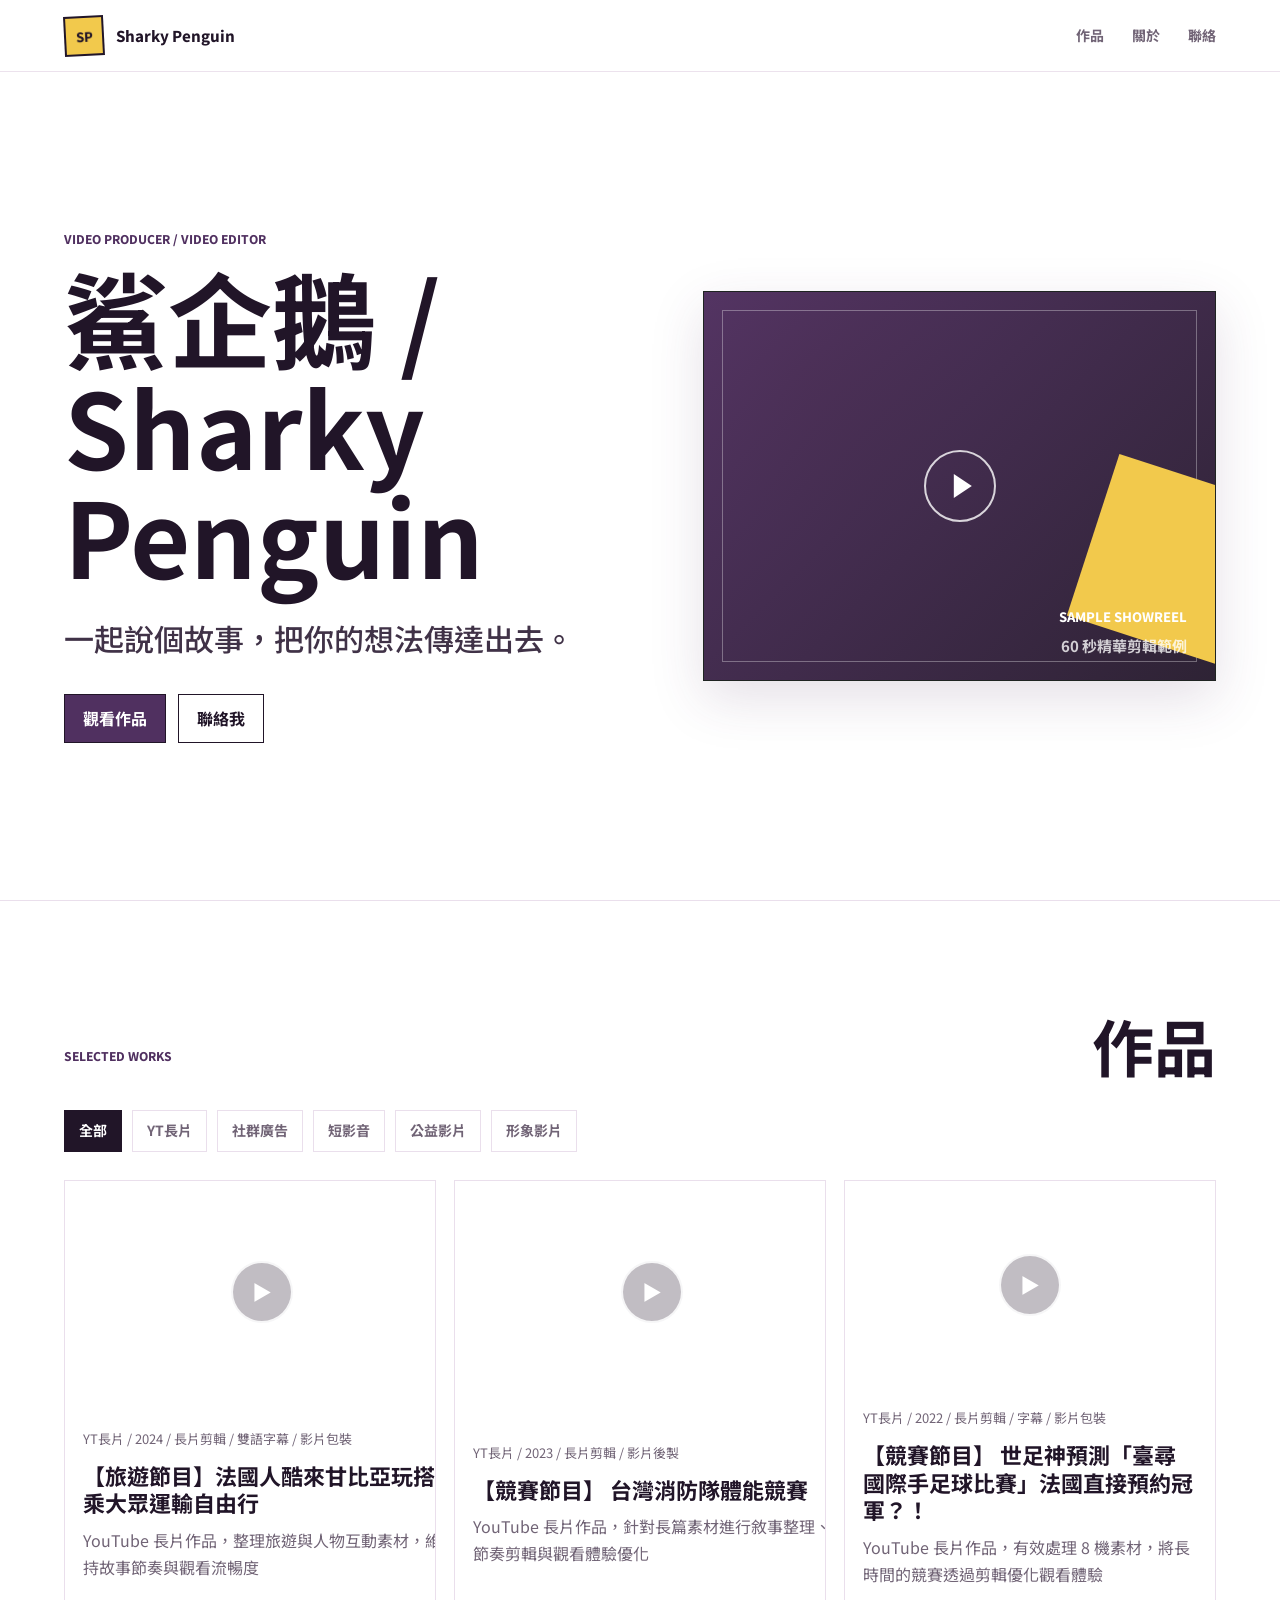
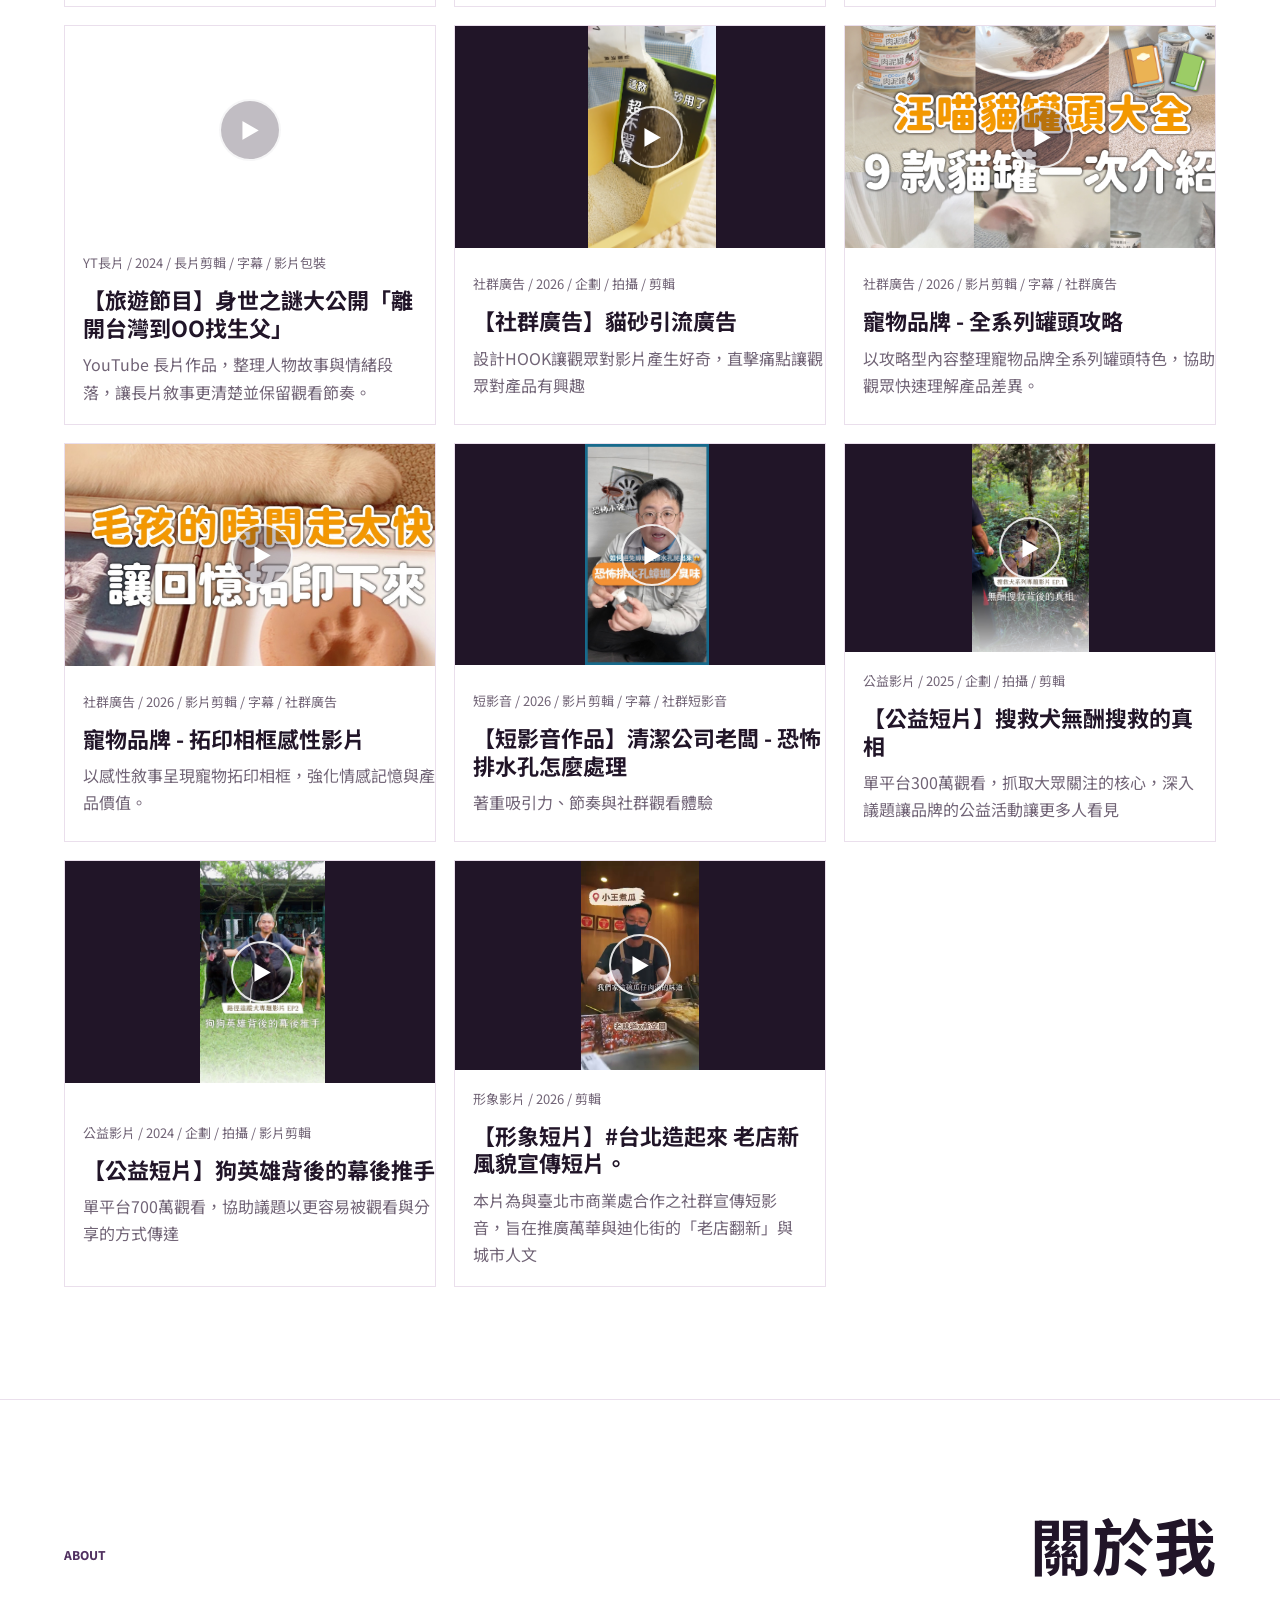
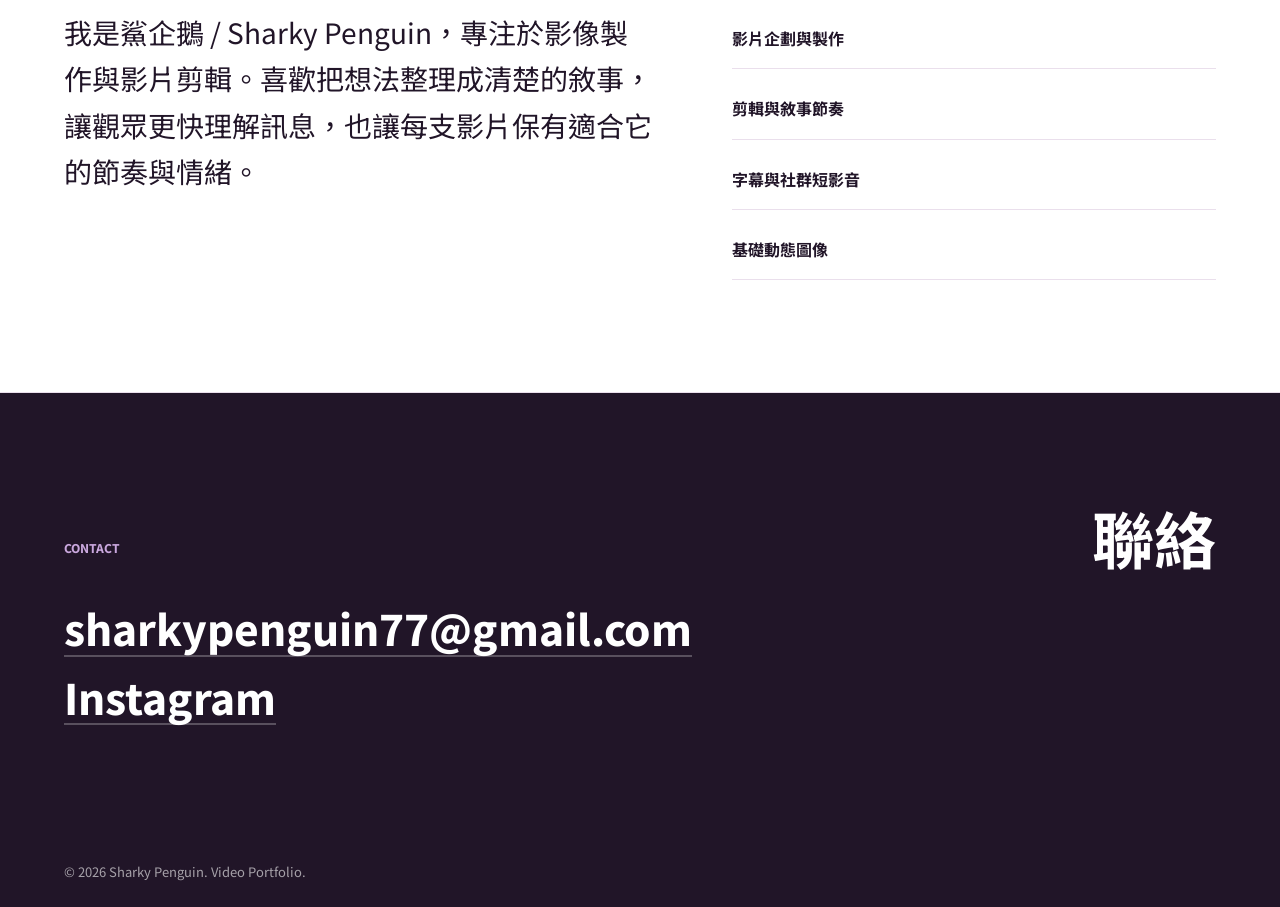
<file: index.html>
<!doctype html>
<html lang="zh-Hant">
  <head>
    <meta charset="UTF-8" />
    <meta name="viewport" content="width=device-width, initial-scale=1.0" />
    <meta
      name="description"
      content="鯊企鵝 / Sharky Penguin 的影片作品集，展示影像製作與剪輯作品。"
    />
    <title>鯊企鵝 / Sharky Penguin Portfolio</title>
    <link rel="stylesheet" href="styles.css" />
  </head>
  <body>
    <header class="site-header">
      <a class="brand" href="#top" aria-label="回到首頁">
        <span class="brand-mark" aria-hidden="true">SP</span>
        <span class="brand-text">Sharky Penguin</span>
      </a>
      <nav class="site-nav" aria-label="主要導覽">
        <a href="#works">作品</a>
        <a href="#about">關於</a>
        <a href="#contact">聯絡</a>
      </nav>
    </header>

    <main id="top">
      <section class="hero" aria-labelledby="hero-title">
        <div class="hero-copy">
          <p class="eyebrow">Video Producer / Video Editor</p>
          <h1 id="hero-title">鯊企鵝 / Sharky Penguin</h1>
          <p class="hero-intro">一起說個故事，把你的想法傳達出去。</p>
          <div class="hero-actions">
            <a class="button primary" href="#works">觀看作品</a>
            <a class="button secondary" href="mailto:sharkypenguin77@gmail.com">聯絡我</a>
          </div>
        </div>

        <div class="showreel-panel" aria-label="Showreel 預留區">
          <div class="reel-frame">
            <div class="play-symbol" aria-hidden="true"></div>
            <div class="reel-copy">
              <span>Sample Showreel</span>
              <p>60 秒精華剪輯範例</p>
            </div>
          </div>
        </div>
      </section>

      <section class="section works-section" id="works" aria-labelledby="works-title">
        <div class="section-heading">
          <p class="eyebrow">Selected Works</p>
          <h2 id="works-title">作品</h2>
        </div>

        <div class="filter-bar" aria-label="作品分類篩選">
          <button class="filter-button active" type="button" data-filter="all">全部</button>
          <button class="filter-button" type="button" data-filter="youtube">YT長片</button>
          <button class="filter-button" type="button" data-filter="social-ad">社群廣告</button>
          <button class="filter-button" type="button" data-filter="short">短影音</button>
          <button class="filter-button" type="button" data-filter="nonprofit">公益影片</button>
          <button class="filter-button" type="button" data-filter="brand">形象影片</button>
        </div>

        <div class="works-grid" id="works-grid"></div>
        <div class="empty-state" id="empty-state">
          <p class="empty-title">作品準備中</p>
          <p>等作品資料加入後會自動顯示</p>
        </div>
      </section>

      <div class="video-modal" id="video-modal" hidden>
        <div class="video-modal-backdrop" data-close-modal></div>
        <div class="video-modal-panel" role="dialog" aria-modal="true" aria-labelledby="video-modal-title">
          <button class="video-modal-close" type="button" aria-label="關閉影片" data-close-modal>×</button>
          <div class="video-frame" id="video-frame"></div>
          <div class="video-modal-info">
            <p class="eyebrow">Now Playing</p>
            <h2 id="video-modal-title">作品影片</h2>
          </div>
        </div>
      </div>

      <section class="section about-section" id="about" aria-labelledby="about-title">
        <div class="section-heading">
          <p class="eyebrow">About</p>
          <h2 id="about-title">關於我</h2>
        </div>
        <div class="about-layout">
          <p>
            我是鯊企鵝 / Sharky Penguin，專注於影像製作與影片剪輯。喜歡把想法整理成清楚的敘事，
            讓觀眾更快理解訊息，也讓每支影片保有適合它的節奏與情緒。
          </p>
          <ul class="skill-list" aria-label="服務項目">
            <li>影片企劃與製作</li>
            <li>剪輯與敘事節奏</li>
            <li>字幕與社群短影音</li>
            <li>基礎動態圖像</li>
          </ul>
        </div>
      </section>

      <section class="section contact-section" id="contact" aria-labelledby="contact-title">
        <div class="section-heading">
          <p class="eyebrow">Contact</p>
          <h2 id="contact-title">聯絡</h2>
        </div>
        <div class="contact-links">
          <a href="mailto:sharkypenguin77@gmail.com">sharkypenguin77@gmail.com</a>
          <a href="https://www.instagram.com/sharky_penguin/" target="_blank" rel="noreferrer">
            Instagram
          </a>
        </div>
      </section>
    </main>

    <footer class="site-footer">
      <p>© <span id="year"></span> Sharky Penguin. Video Portfolio.</p>
    </footer>

    <script src="works.js"></script>
    <script src="script.js"></script>
  </body>
</html>
</file>
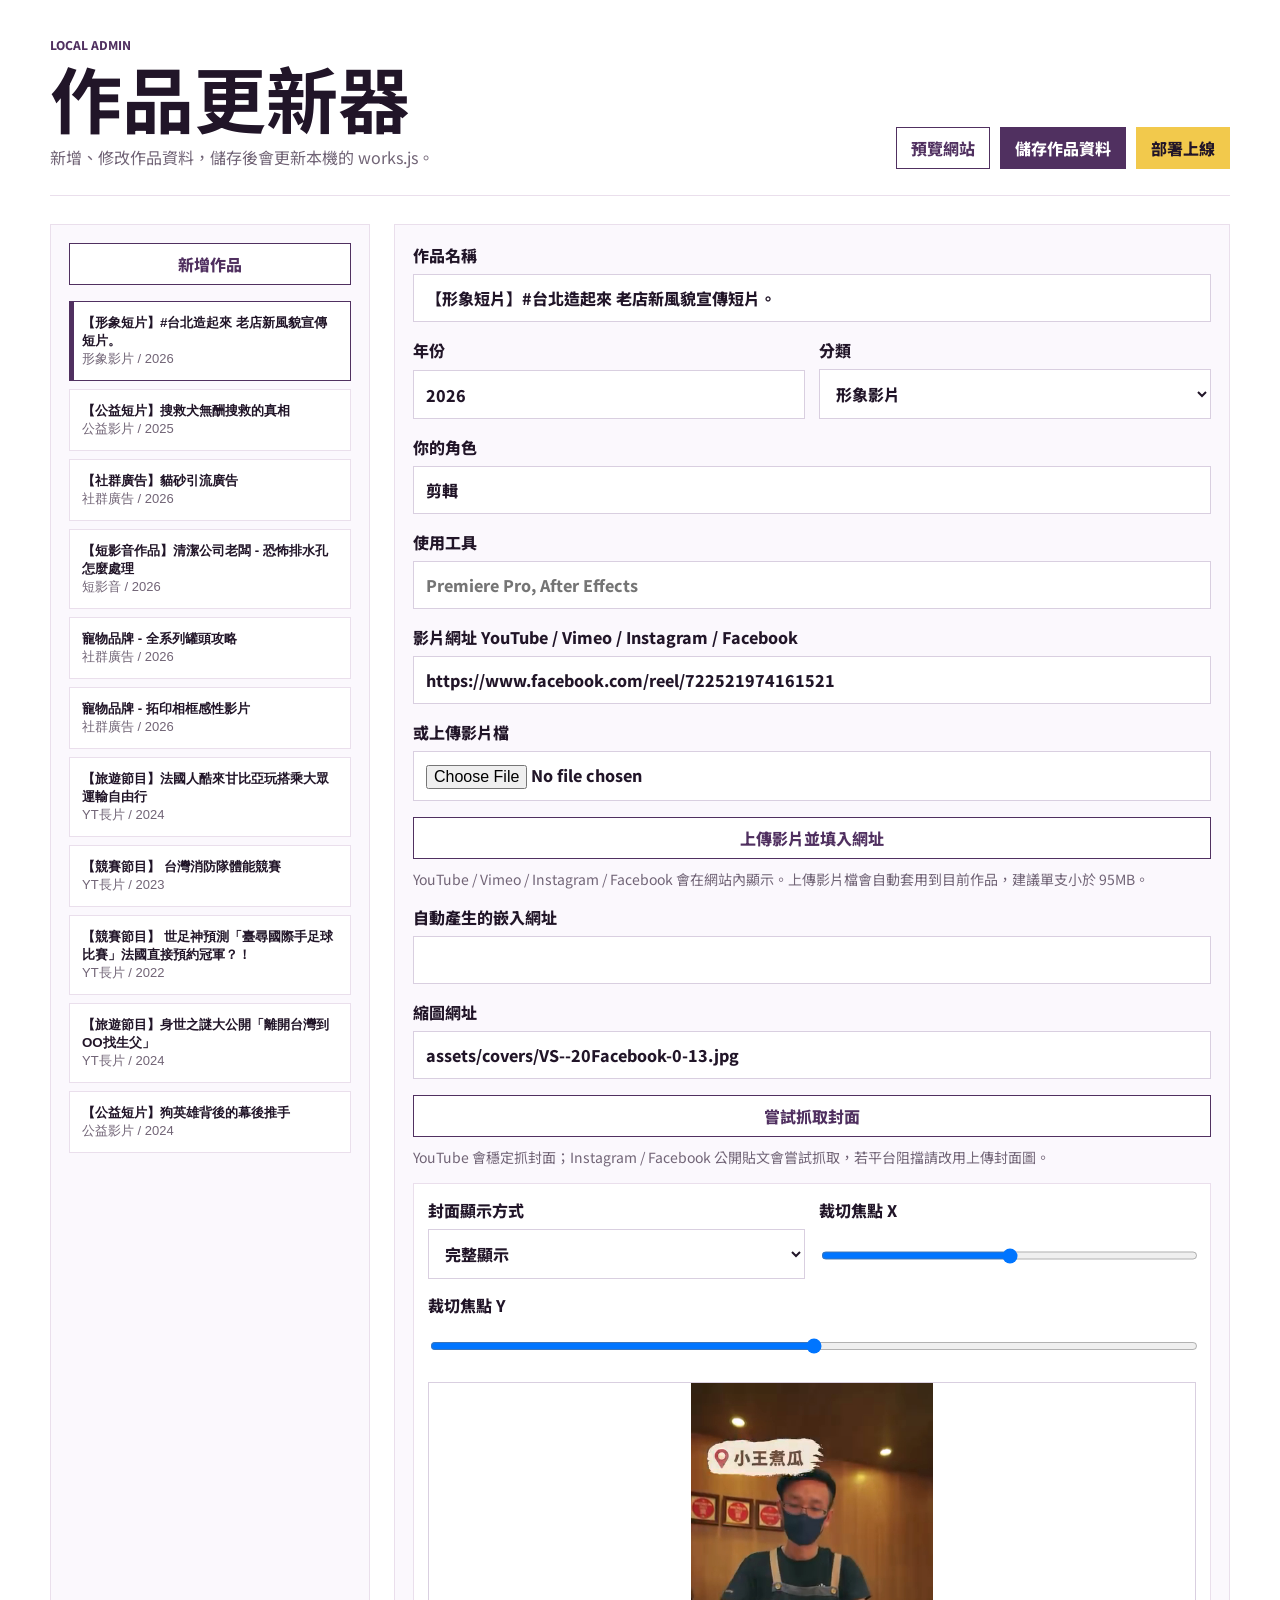
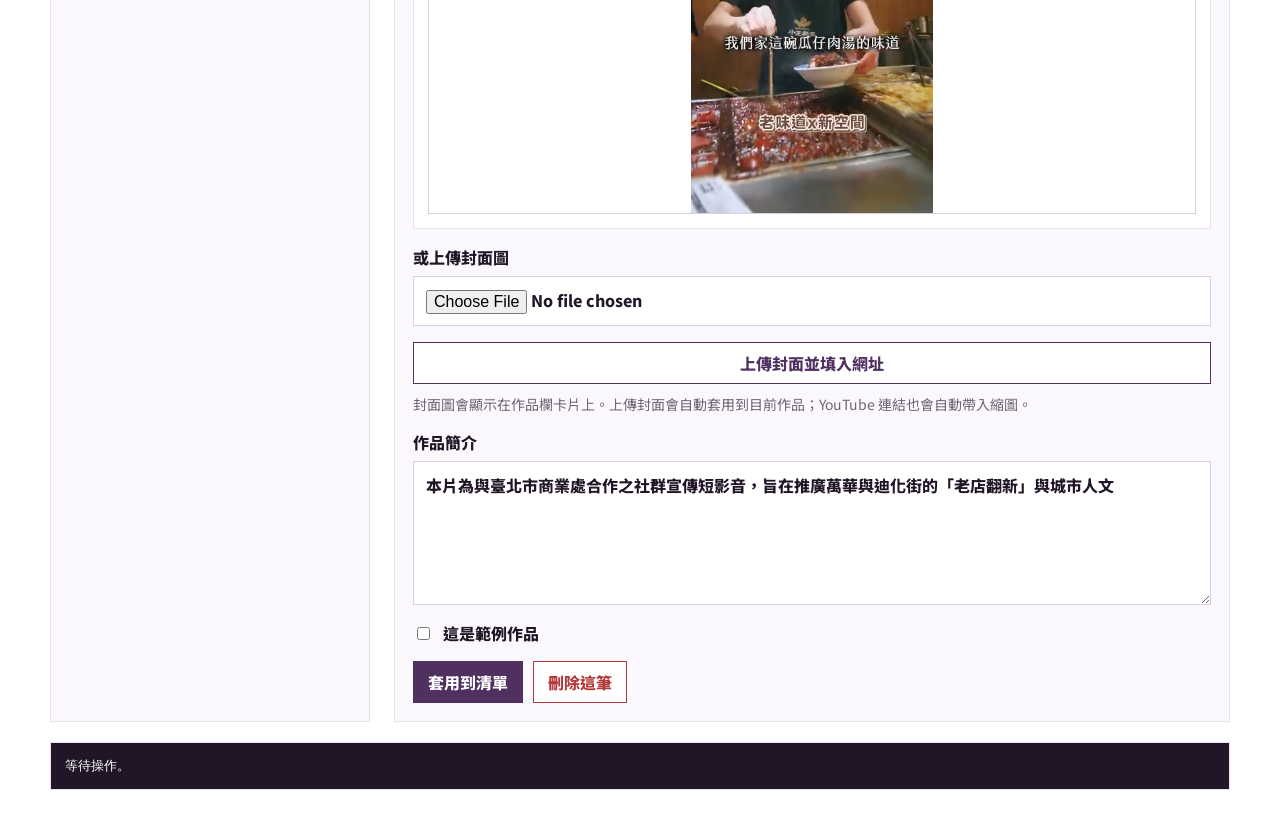
<file: admin.html>
<!doctype html>
<html lang="zh-Hant">
  <head>
    <meta charset="UTF-8" />
    <meta name="viewport" content="width=device-width, initial-scale=1.0" />
    <title>Sharky Penguin Portfolio Admin</title>
    <link rel="stylesheet" href="admin.css" />
  </head>
  <body>
    <main class="admin-shell">
      <section class="admin-header">
        <div>
          <p class="eyebrow">Local Admin</p>
          <h1>作品更新器</h1>
          <p>新增、修改作品資料，儲存後會更新本機的 works.js。</p>
        </div>
        <div class="admin-actions">
          <a class="button secondary" href="/index.html#works" target="_blank">預覽網站</a>
          <button class="button primary" type="button" id="save-button">儲存作品資料</button>
          <button class="button deploy" type="button" id="deploy-button">部署上線</button>
        </div>
      </section>

      <section class="admin-layout">
        <aside class="works-list" aria-label="作品清單">
          <button class="button full" type="button" id="new-button">新增作品</button>
          <div id="work-list"></div>
        </aside>

        <form class="editor" id="work-form">
          <label>
            作品名稱
            <input name="title" required />
          </label>

          <div class="field-row">
            <label>
              年份
              <input name="year" required />
            </label>
            <label>
              分類
              <select name="category" required>
                <option value="brand">形象影片</option>
                <option value="short">短影音</option>
                <option value="social-ad">社群廣告</option>
                <option value="youtube">YT長片</option>
                <option value="nonprofit">公益影片</option>
              </select>
            </label>
          </div>

          <label>
            你的角色
            <input name="role" placeholder="剪輯 / 字幕 / 調色" />
          </label>

          <label>
            使用工具
            <input name="tools" placeholder="Premiere Pro, After Effects" />
          </label>

          <label>
            影片網址 YouTube / Vimeo / Instagram / Facebook
            <input name="videoUrl" placeholder="貼上 YouTube、Vimeo、IG 或 Facebook 影片網址" />
          </label>

          <label>
            或上傳影片檔
            <input name="videoFile" type="file" accept="video/mp4,video/webm,video/quicktime,video/x-m4v" />
          </label>

          <button class="button secondary" type="button" id="upload-video-button">上傳影片並填入網址</button>
          <p class="hint">YouTube / Vimeo / Instagram / Facebook 會在網站內顯示。上傳影片檔會自動套用到目前作品，建議單支小於 95MB。</p>

          <label>
            自動產生的嵌入網址
            <input name="embedUrl" readonly />
          </label>

          <label>
            縮圖網址
            <input name="thumbnailUrl" placeholder="可先留空" />
          </label>

          <button class="button secondary" type="button" id="fetch-cover-button">嘗試抓取封面</button>
          <p class="hint">YouTube 會穩定抓封面；Instagram / Facebook 公開貼文會嘗試抓取，若平台阻擋請改用上傳封面圖。</p>

          <div class="thumbnail-tools">
            <div class="field-row">
              <label>
                封面顯示方式
                <select name="thumbnailFit">
                  <option value="cover">滿版裁切</option>
                  <option value="contain">完整顯示</option>
                </select>
              </label>
              <label>
                裁切焦點 X
                <input name="thumbnailPositionX" type="range" min="0" max="100" step="1" />
              </label>
            </div>
            <label>
              裁切焦點 Y
              <input name="thumbnailPositionY" type="range" min="0" max="100" step="1" />
            </label>
            <div class="thumbnail-preview" id="thumbnail-preview" aria-label="封面預覽">
              <span>封面預覽</span>
            </div>
          </div>

          <label>
            或上傳封面圖
            <input name="coverFile" type="file" accept="image/jpeg,image/png,image/webp,image/gif" />
          </label>

          <button class="button secondary" type="button" id="upload-cover-button">上傳封面並填入網址</button>
          <p class="hint">封面圖會顯示在作品欄卡片上。上傳封面會自動套用到目前作品；YouTube 連結也會自動帶入縮圖。</p>

          <label>
            作品簡介
            <textarea name="description" rows="5"></textarea>
          </label>

          <label class="checkbox-line">
            <input name="isSample" type="checkbox" />
            這是範例作品
          </label>

          <div class="editor-actions">
            <button class="button primary" type="submit">套用到清單</button>
            <button class="button danger" type="button" id="delete-button">刪除這筆</button>
          </div>
        </form>
      </section>

      <pre class="status" id="status">等待操作。</pre>
    </main>

    <script src="works.js"></script>
    <script src="admin.js"></script>
  </body>
</html>
</file>
<file: styles.css>
@import url("https://fonts.googleapis.com/css2?family=Noto+Sans+TC:wght@400;500;700;800&display=swap");

:root {
  --bg: #ffffff;
  --surface: #ffffff;
  --ink: #211528;
  --muted: #716476;
  --line: #eadfec;
  --accent: #503060;
  --accent-dark: #33203f;
  --lavender: #f7f1fa;
  --lilac: #c9a7dd;
  --gold: #f2c94c;
  --gold-soft: #fff5cf;
  --shadow: 0 18px 50px rgba(80, 48, 96, 0.15);
}

* {
  box-sizing: border-box;
}

html {
  scroll-behavior: smooth;
}

body {
  margin: 0;
  background: var(--bg);
  color: var(--ink);
  font-family:
    "Noto Sans TC",
    "Microsoft JhengHei",
    "PingFang TC",
    system-ui,
    sans-serif;
  line-height: 1.7;
}

a {
  color: inherit;
  text-decoration: none;
}

.site-header {
  position: sticky;
  top: 0;
  z-index: 10;
  display: flex;
  align-items: center;
  justify-content: space-between;
  gap: 24px;
  min-height: 72px;
  padding: 14px clamp(20px, 5vw, 72px);
  background: rgba(255, 255, 255, 0.92);
  border-bottom: 1px solid rgba(234, 223, 236, 0.9);
  backdrop-filter: blur(16px);
}

.brand {
  display: inline-flex;
  align-items: center;
  gap: 12px;
  font-weight: 800;
}

.brand-mark {
  display: grid;
  width: 40px;
  height: 40px;
  place-items: center;
  border: 2px solid var(--ink);
  background: var(--gold);
  color: var(--ink);
  font-size: 13px;
  line-height: 1;
  transform: rotate(-3deg);
}

.brand-text {
  font-size: 15px;
}

.site-nav {
  display: flex;
  align-items: center;
  gap: clamp(14px, 3vw, 28px);
  color: var(--muted);
  font-size: 14px;
  font-weight: 700;
}

.site-nav a:hover,
.site-nav a:focus-visible {
  color: var(--ink);
}

.hero {
  display: grid;
  grid-template-columns: minmax(0, 1.05fr) minmax(320px, 0.95fr);
  align-items: center;
  gap: clamp(32px, 6vw, 72px);
  min-height: calc(100vh - 72px);
  padding: clamp(56px, 8vw, 96px) clamp(20px, 5vw, 72px);
}

.hero-copy {
  max-width: 720px;
}

.eyebrow {
  margin: 0 0 12px;
  color: var(--accent);
  font-size: 12px;
  font-weight: 800;
  letter-spacing: 0;
  text-transform: uppercase;
}

h1,
h2 {
  margin: 0;
  line-height: 1.05;
}

h1 {
  max-width: 12ch;
  font-size: clamp(48px, 9vw, 104px);
}

h2 {
  font-size: clamp(34px, 5vw, 62px);
}

.hero-intro {
  max-width: 560px;
  margin: 28px 0 0;
  color: #403247;
  font-size: clamp(20px, 3vw, 30px);
  font-weight: 500;
  line-height: 1.45;
}

.hero-actions {
  display: flex;
  flex-wrap: wrap;
  gap: 12px;
  margin-top: 34px;
}

.button {
  display: inline-flex;
  align-items: center;
  justify-content: center;
  min-height: 48px;
  padding: 10px 18px;
  border: 1px solid var(--ink);
  font-weight: 700;
}

.button.primary {
  background: var(--accent);
  color: white;
}

.button.secondary {
  background: transparent;
}

.button:hover,
.button:focus-visible {
  transform: translateY(-1px);
}

.showreel-panel {
  width: 100%;
}

.reel-frame {
  position: relative;
  display: grid;
  min-height: 390px;
  place-items: center;
  overflow: hidden;
  border: 1px solid #1f2422;
  background:
    linear-gradient(135deg, rgba(80, 48, 96, 0.98), rgba(33, 21, 40, 0.94)),
    radial-gradient(circle at 20% 20%, rgba(242, 201, 76, 0.5), transparent 32%);
  box-shadow: var(--shadow);
  color: white;
}

.reel-frame::before {
  position: absolute;
  inset: 18px;
  border: 1px solid rgba(255, 255, 255, 0.32);
  content: "";
}

.reel-frame::after {
  position: absolute;
  right: -44px;
  bottom: 34px;
  width: 170px;
  height: 170px;
  background: var(--gold);
  content: "";
  transform: rotate(18deg);
}

.play-symbol {
  position: relative;
  z-index: 1;
  width: 72px;
  height: 72px;
  border: 2px solid rgba(255, 255, 255, 0.8);
  border-radius: 50%;
}

.play-symbol::after {
  position: absolute;
  top: 50%;
  left: 52%;
  width: 0;
  height: 0;
  border-top: 12px solid transparent;
  border-bottom: 12px solid transparent;
  border-left: 18px solid white;
  content: "";
  transform: translate(-40%, -50%);
}

.reel-copy {
  position: absolute;
  right: 28px;
  bottom: 22px;
  z-index: 1;
  text-align: right;
}

.reel-copy span {
  display: block;
  margin: 0;
  font-size: 13px;
  font-weight: 800;
  text-transform: uppercase;
}

.reel-copy p {
  margin: 4px 0 0;
  color: rgba(255, 255, 255, 0.78);
  font-size: 15px;
  font-weight: 700;
}

.section {
  padding: clamp(64px, 9vw, 112px) clamp(20px, 5vw, 72px);
  border-top: 1px solid var(--line);
}

.section-heading {
  display: flex;
  align-items: end;
  justify-content: space-between;
  gap: 24px;
  margin-bottom: 32px;
}

.filter-bar {
  display: flex;
  flex-wrap: wrap;
  gap: 10px;
  margin-bottom: 28px;
}

.filter-button {
  min-height: 42px;
  border: 1px solid var(--line);
  background: transparent;
  color: var(--muted);
  cursor: pointer;
  font: inherit;
  font-size: 14px;
  font-weight: 700;
  padding: 8px 14px;
}

.filter-button.active,
.filter-button:hover,
.filter-button:focus-visible {
  border-color: var(--ink);
  background: var(--ink);
  color: white;
}

.works-grid {
  display: grid;
  grid-template-columns: repeat(3, minmax(0, 1fr));
  gap: 18px;
}

.work-card {
  display: grid;
  min-height: 100%;
  overflow: hidden;
  border: 1px solid var(--line);
  background: var(--surface);
}

.work-thumb {
  position: relative;
  aspect-ratio: 16 / 9;
  background: linear-gradient(135deg, #503060, #c9a7dd);
}

.work-thumb.fit-contain {
  background-color: #211528;
}

.work-thumb.has-video::after {
  position: absolute;
  inset: 0;
  display: grid;
  width: 58px;
  height: 58px;
  place-items: center;
  margin: auto;
  border: 2px solid rgba(255, 255, 255, 0.86);
  border-radius: 50%;
  background: rgba(33, 21, 40, 0.28);
  color: white;
  content: "▶";
  font-size: 20px;
  line-height: 1;
}

.work-thumb.has-video {
  cursor: pointer;
}

.work-thumb.has-video:hover::after,
.work-thumb.has-video:focus-visible::after {
  background: rgba(80, 48, 96, 0.72);
  transform: scale(1.04);
}

.work-body {
  padding: 18px;
}

.work-meta {
  display: flex;
  flex-wrap: wrap;
  gap: 8px;
  margin-bottom: 12px;
  color: var(--muted);
  font-size: 13px;
}

.work-tag {
  display: inline-flex;
  width: fit-content;
  margin-bottom: 12px;
  padding: 4px 8px;
  background: var(--gold-soft);
  color: var(--accent-dark);
  font-size: 12px;
  font-weight: 800;
}

.work-card h3 {
  margin: 0 0 10px;
  font-size: 22px;
  line-height: 1.25;
}

.work-card p {
  margin: 0;
  color: var(--muted);
}

.video-modal {
  position: fixed;
  inset: 0;
  z-index: 50;
  display: grid;
  align-items: start;
  justify-items: center;
  overflow: auto;
  padding: 20px;
}

.video-modal[hidden] {
  display: none;
}

.video-modal-backdrop {
  position: absolute;
  inset: 0;
  background: rgba(33, 21, 40, 0.72);
}

.video-modal-panel {
  position: relative;
  z-index: 1;
  width: min(980px, 100%);
  margin: auto 0;
  background: white;
  box-shadow: 0 30px 80px rgba(33, 21, 40, 0.32);
}

.video-modal-panel.is-instagram {
  width: min(460px, 100%);
  margin: 56px 0 24px;
}

.video-modal-panel.is-facebook {
  width: min(500px, 100%);
  margin: 56px 0 24px;
}

.video-modal-close {
  position: absolute;
  top: -46px;
  right: 0;
  display: grid;
  width: 40px;
  height: 40px;
  place-items: center;
  border: 1px solid rgba(255, 255, 255, 0.6);
  background: transparent;
  color: white;
  cursor: pointer;
  font-size: 28px;
  line-height: 1;
}

.video-frame {
  aspect-ratio: 16 / 9;
  background: #211528;
}

.video-frame.instagram-frame {
  display: block;
  aspect-ratio: auto;
  height: 780px;
  max-height: none;
  overflow: hidden;
  background: #ffffff;
  padding: 0;
}

.video-frame.instagram-frame iframe {
  width: 100%;
  height: 100%;
  border: 0;
}

.video-frame.facebook-frame {
  aspect-ratio: auto;
  height: 760px;
  max-height: 78vh;
  overflow: hidden;
  background: #ffffff;
}

.video-frame.facebook-frame iframe {
  width: 100%;
  height: 100%;
  border: 0;
}

.video-frame iframe {
  width: 100%;
  height: 100%;
  border: 0;
}

.video-frame video {
  width: 100%;
  height: 100%;
  background: #211528;
}

.video-modal-info {
  padding: 20px;
}

.video-modal-info h2 {
  font-size: clamp(24px, 4vw, 40px);
}

.empty-state {
  display: grid;
  min-height: 260px;
  place-items: center;
  padding: 40px 20px;
  border: 1px dashed #cdbbd6;
  background: rgba(255, 255, 255, 0.58);
  text-align: center;
}

.empty-state[hidden] {
  display: none;
}

.empty-state p {
  max-width: 560px;
  margin: 0;
  color: var(--muted);
}

.empty-title {
  color: var(--ink) !important;
  font-size: 26px;
  font-weight: 800;
}

.about-layout {
  display: grid;
  grid-template-columns: minmax(0, 1.1fr) minmax(260px, 0.9fr);
  gap: clamp(28px, 6vw, 80px);
  align-items: start;
}

.about-layout p {
  max-width: 760px;
  margin: 0;
  font-size: clamp(20px, 2.5vw, 28px);
  line-height: 1.65;
}

.skill-list {
  display: grid;
  gap: 10px;
  margin: 0;
  padding: 0;
  list-style: none;
}

.skill-list li {
  padding: 16px 0;
  border-bottom: 1px solid var(--line);
  font-weight: 700;
}

.contact-section {
  background: #211528;
  color: white;
}

.contact-section .eyebrow {
  color: var(--lilac);
}

.contact-links {
  display: grid;
  gap: 14px;
  font-size: clamp(22px, 4vw, 42px);
  font-weight: 800;
  line-height: 1.25;
}

.contact-links a {
  width: fit-content;
  border-bottom: 2px solid rgba(255, 255, 255, 0.25);
}

.contact-links a:hover,
.contact-links a:focus-visible {
  border-color: var(--gold);
}

.site-footer {
  padding: 24px clamp(20px, 5vw, 72px);
  background: #211528;
  color: rgba(255, 255, 255, 0.6);
  font-size: 13px;
}

.site-footer p {
  margin: 0;
}

@media (max-width: 900px) {
  .hero,
  .about-layout {
    grid-template-columns: 1fr;
  }

  .hero {
    min-height: auto;
  }

  .works-grid {
    grid-template-columns: repeat(2, minmax(0, 1fr));
  }
}

@media (max-width: 640px) {
  .site-header {
    align-items: flex-start;
    flex-direction: column;
    gap: 10px;
    min-height: 96px;
  }

  .site-nav {
    width: 100%;
    justify-content: space-between;
  }

  h1 {
    font-size: 48px;
  }

  .reel-frame {
    min-height: 260px;
  }

  .section-heading {
    align-items: start;
    flex-direction: column;
  }

  .works-grid {
    grid-template-columns: 1fr;
  }

  .contact-links {
    font-size: 22px;
  }
}
</file>
<file: admin.css>
@import url("https://fonts.googleapis.com/css2?family=Noto+Sans+TC:wght@400;500;700;800&display=swap");

:root {
  --bg: #ffffff;
  --surface: #fbf8fd;
  --ink: #211528;
  --muted: #716476;
  --line: #eadfec;
  --accent: #503060;
  --gold: #f2c94c;
  --danger: #b53838;
}

* {
  box-sizing: border-box;
}

body {
  margin: 0;
  background: var(--bg);
  color: var(--ink);
  font-family:
    "Noto Sans TC",
    "Microsoft JhengHei",
    system-ui,
    sans-serif;
}

.admin-shell {
  width: min(1180px, calc(100% - 32px));
  margin: 0 auto;
  padding: 36px 0;
}

.admin-header {
  display: flex;
  align-items: end;
  justify-content: space-between;
  gap: 24px;
  padding-bottom: 26px;
  border-bottom: 1px solid var(--line);
}

.eyebrow {
  margin: 0 0 8px;
  color: var(--accent);
  font-size: 12px;
  font-weight: 800;
  text-transform: uppercase;
}

h1 {
  margin: 0;
  font-size: clamp(36px, 7vw, 72px);
  line-height: 1;
}

p {
  margin: 12px 0 0;
  color: var(--muted);
}

.hint {
  margin: -6px 0 0;
  color: var(--muted);
  font-size: 14px;
}

.admin-actions,
.editor-actions {
  display: flex;
  flex-wrap: wrap;
  gap: 10px;
}

.button {
  min-height: 42px;
  border: 1px solid var(--accent);
  background: white;
  color: var(--accent);
  cursor: pointer;
  display: inline-flex;
  align-items: center;
  justify-content: center;
  font: inherit;
  font-weight: 800;
  padding: 8px 14px;
  text-decoration: none;
}

.button.primary {
  background: var(--accent);
  color: white;
}

.button.deploy {
  border-color: var(--gold);
  background: var(--gold);
  color: var(--ink);
}

.button.danger {
  border-color: var(--danger);
  color: var(--danger);
}

.button.full {
  width: 100%;
}

.admin-layout {
  display: grid;
  grid-template-columns: 320px minmax(0, 1fr);
  gap: 24px;
  margin-top: 28px;
}

.works-list,
.editor {
  background: var(--surface);
  border: 1px solid var(--line);
  padding: 18px;
}

#work-list {
  display: grid;
  gap: 8px;
  margin-top: 16px;
}

.work-item {
  width: 100%;
  border: 1px solid var(--line);
  background: white;
  color: var(--ink);
  cursor: pointer;
  padding: 12px;
  text-align: left;
}

.work-item.active {
  border-color: var(--accent);
  box-shadow: inset 4px 0 0 var(--accent);
}

.work-item strong,
.work-item span {
  display: block;
}

.work-item span {
  color: var(--muted);
  font-size: 13px;
}

.editor {
  display: grid;
  gap: 16px;
}

.field-row {
  display: grid;
  grid-template-columns: 1fr 1fr;
  gap: 14px;
}

label {
  display: grid;
  gap: 7px;
  font-weight: 800;
}

input,
select,
textarea {
  width: 100%;
  border: 1px solid #d9cfe0;
  background: white;
  color: var(--ink);
  font: inherit;
  padding: 11px 12px;
}

textarea {
  resize: vertical;
}

.checkbox-line {
  align-items: center;
  display: flex;
  gap: 10px;
}

.checkbox-line input {
  width: auto;
}

.thumbnail-tools {
  display: grid;
  gap: 14px;
  padding: 14px;
  border: 1px solid var(--line);
  background: white;
}

.thumbnail-preview {
  position: relative;
  display: grid;
  aspect-ratio: 16 / 9;
  place-items: center;
  overflow: hidden;
  border: 1px solid #d9cfe0;
  background:
    linear-gradient(135deg, rgba(80, 48, 96, 0.96), rgba(201, 167, 221, 0.84));
  background-repeat: no-repeat;
  color: white;
  font-weight: 800;
}

.thumbnail-preview.has-image span {
  display: none;
}

.status {
  min-height: 48px;
  margin: 20px 0 0;
  overflow: auto;
  border: 1px solid var(--line);
  background: #211528;
  color: white;
  padding: 14px;
  white-space: pre-wrap;
}

@media (max-width: 820px) {
  .admin-header,
  .admin-layout,
  .field-row {
    grid-template-columns: 1fr;
  }

  .admin-header {
    display: grid;
  }
}
</file>
